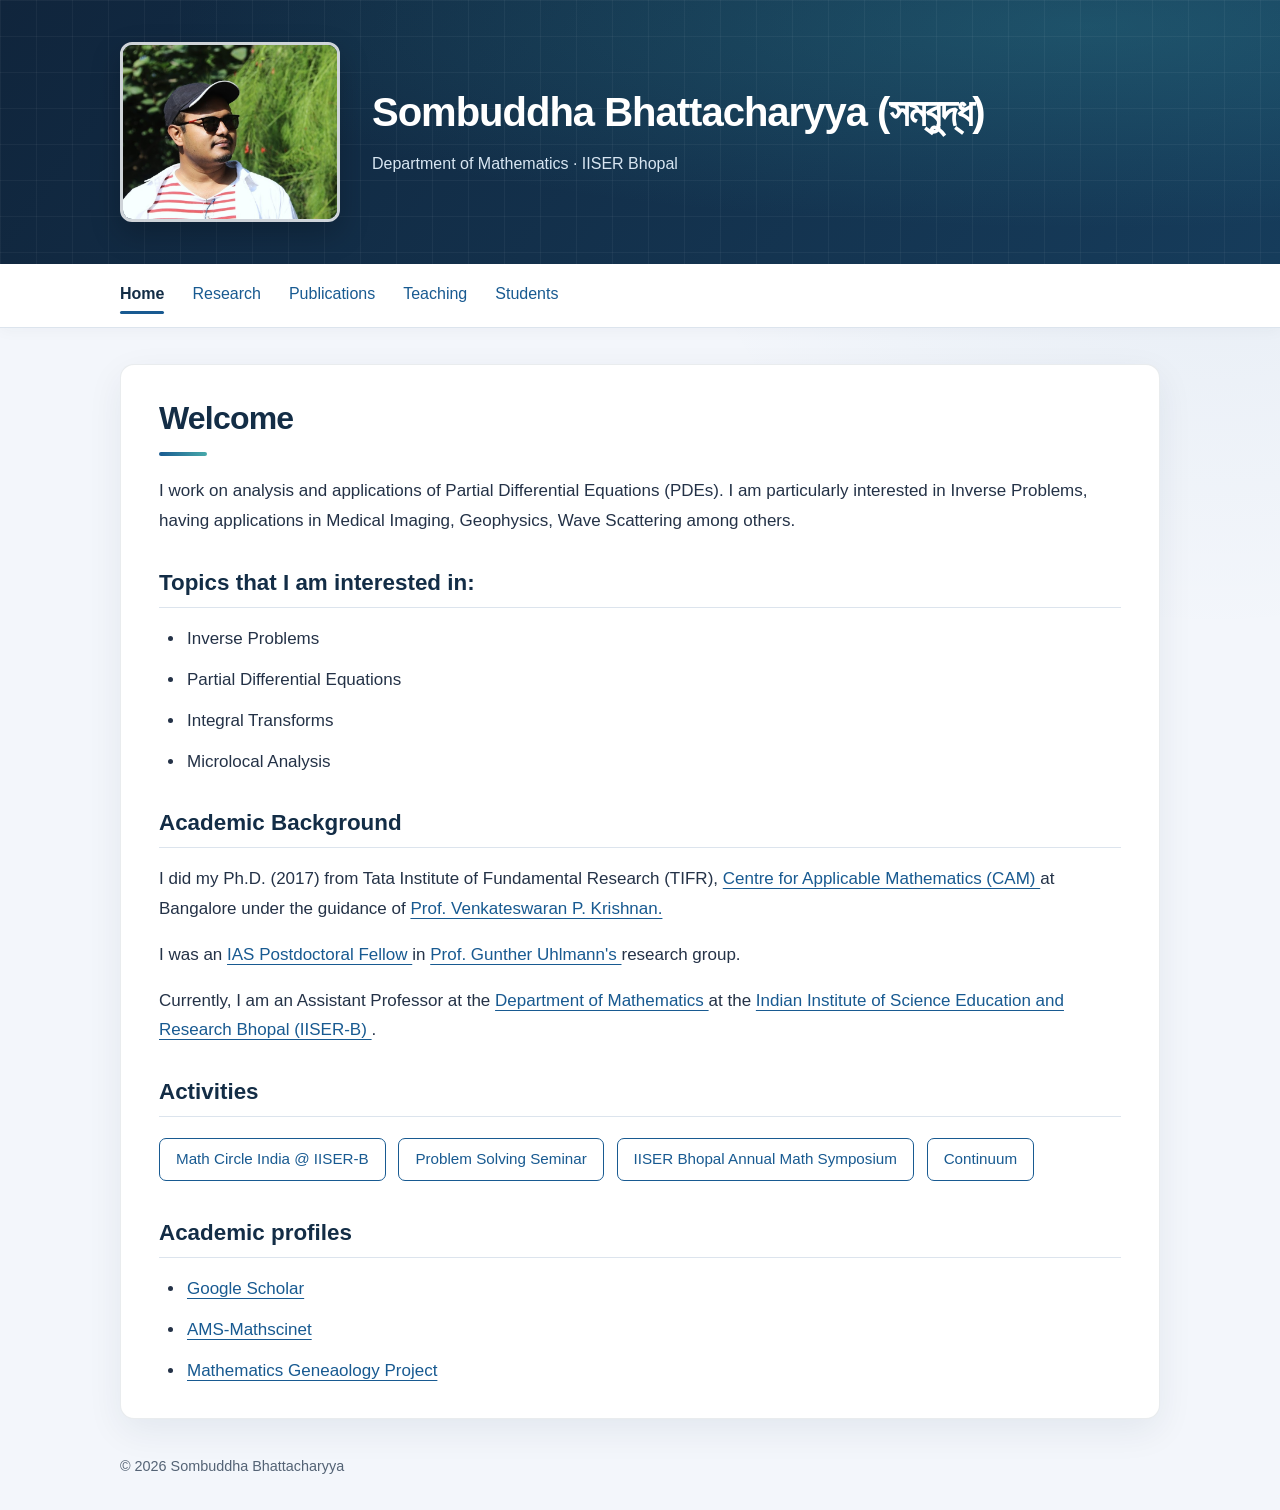
<file: index.html>
<!DOCTYPE html>
<html lang="en">
<head>
  <meta charset="UTF-8">

  <meta
    name="viewport"
    content="width=device-width, initial-scale=1"
  >

  <title>Home | Sombuddha Bhattacharyya</title>

  <meta
    name="description"
    content="Sombuddha Bhattacharyya, Assistant Professor
    at IISER Bhopal. Research in inverse problems,
    partial differential equations, integral transforms,
    and microlocal analysis."
  >

  <link rel="stylesheet" href="style.css">

  <script src="script.js" defer></script>

<link rel="stylesheet" href="style.css">

<script src="script.js" defer></script>

<script src="enhancements.js" defer></script>

</head>

<body>
  <a class="skip" href="#main">
    Skip to content
  </a>

  <!-- BANNER -->
  <header>
    <div class="banner-content">

      <img
        class="banner-photo"
        src="image.jpg"
        alt="Portrait of Sombuddha Bhattacharyya"
        width="220"
        height="180"
      >

      <div class="banner-text">

        <a class="name" href="index.html">
          Sombuddha Bhattacharyya (সম্বুদ্ধ)
        </a>

        <p>
          <a href="https://maths.iiserb.ac.in/">
            Department of Mathematics
          </a>

          <span aria-hidden="true"> · </span>

          <a href="https://www.iiserb.ac.in/">
            IISER Bhopal
          </a>
        </p>

      </div>
    </div>
  </header>

  <!-- NAVIGATION -->
  <nav aria-label="Main navigation">
    <ul>
      <li>
        <a href="index.html" aria-current="page">
          Home
        </a>
      </li>

      <li>
        <a href="research.html">
          Research
        </a>
      </li>

      <li>
        <a href="publications.html">
          Publications
        </a>
      </li>

      <li>
        <a href="teaching.html">
          Teaching
        </a>
      </li>

      <li>
        <a href="students.html">
          Students
        </a>
      </li>
    </ul>
  </nav>

  <!-- MAIN CONTENT -->
  <main id="main">
    <h1>Welcome</h1>

    <p>
      I work on analysis and applications of Partial Differential
      Equations (PDEs). I am particularly interested in Inverse
      Problems, having applications in Medical Imaging, Geophysics,
      Wave Scattering among others.
    </p>

    <h2>Topics that I am interested in:</h2>

    <ul>
      <li>Inverse Problems</li>
      <li>Partial Differential Equations</li>
      <li>Integral Transforms</li>
      <li>Microlocal Analysis</li>
    </ul>

    <h2> Academic Background </h2>

    <p>
      I did my Ph.D. (2017) from Tata Institute of Fundamental
      Research (TIFR),

      <a href="https://www.math.tifrbng.res.in/">
        Centre for Applicable Mathematics (CAM)
      </a>

      at Bangalore under the guidance of

      <a href="http://math.tifrbng.res.in/~vkrishnan/">
        Prof. Venkateswaran P. Krishnan.</a>
    </p>

    <p>
      I was an

      <a
        href="https://ias.hkust.edu.hk/people/ias-members/alumni/dr-sombuddha-bhattacharyya"
      >
        IAS Postdoctoral Fellow
      </a>

      in

      <a href="https://sites.math.washington.edu/~gunther/">
        Prof. Gunther Uhlmann's
      </a>

      research group.
    </p>

    <p>
      Currently, I am an Assistant Professor at the

      <a href="https://maths.iiserb.ac.in/">
        Department of Mathematics
      </a>

      at the

      <a href="https://www.iiserb.ac.in/">
        Indian Institute of Science Education and Research Bhopal
        (IISER-B)
      </a>.
    </p>

	<h2> Activities </h2>

    <p>
      <a class="button" href="https://sites.google.com/iiserb.ac.in/math-circle/home">
        Math Circle India @ IISER-B
      </a>

      <a class="button" href="https://sites.google.com/iiserb.ac.in/problemsolvingseminar/">
        Problem Solving Seminar
      </a>

      <a class="button" href="https://sites.google.com/iiserb.ac.in/iiserb-mathsymposium2026/home">
        IISER Bhopal Annual Math Symposium
      </a>

      <a class="button" href="https://sites.google.com/view/maths-club-iiser-bhopal/continuum26">
        Continuum
      </a>
    </p>

    <h2>Academic profiles</h2>

    <ul>
      <li>
        <a
          href="https://scholar.google.com/citations?user=s1Im_08AAAAJ&amp;hl=en"
        >
          Google Scholar
        </a>
      </li>

      <li>
        <a
          href="https://mathscinet.ams.org/mathscinet/author?authorId=1273208"
        >
          AMS-Mathscinet
        </a>
      </li>

      <li>
        <a
          href="https://www.genealogy.math.ndsu.nodak.edu/id.php?id=225367"
        >
          Mathematics Geneaology Project
        </a>
      </li>
    </ul>
  </main>

  <!-- FOOTER -->
  <footer>
    © <span data-year>2026</span>
    Sombuddha Bhattacharyya
  </footer>
</body>
</html>
</file>
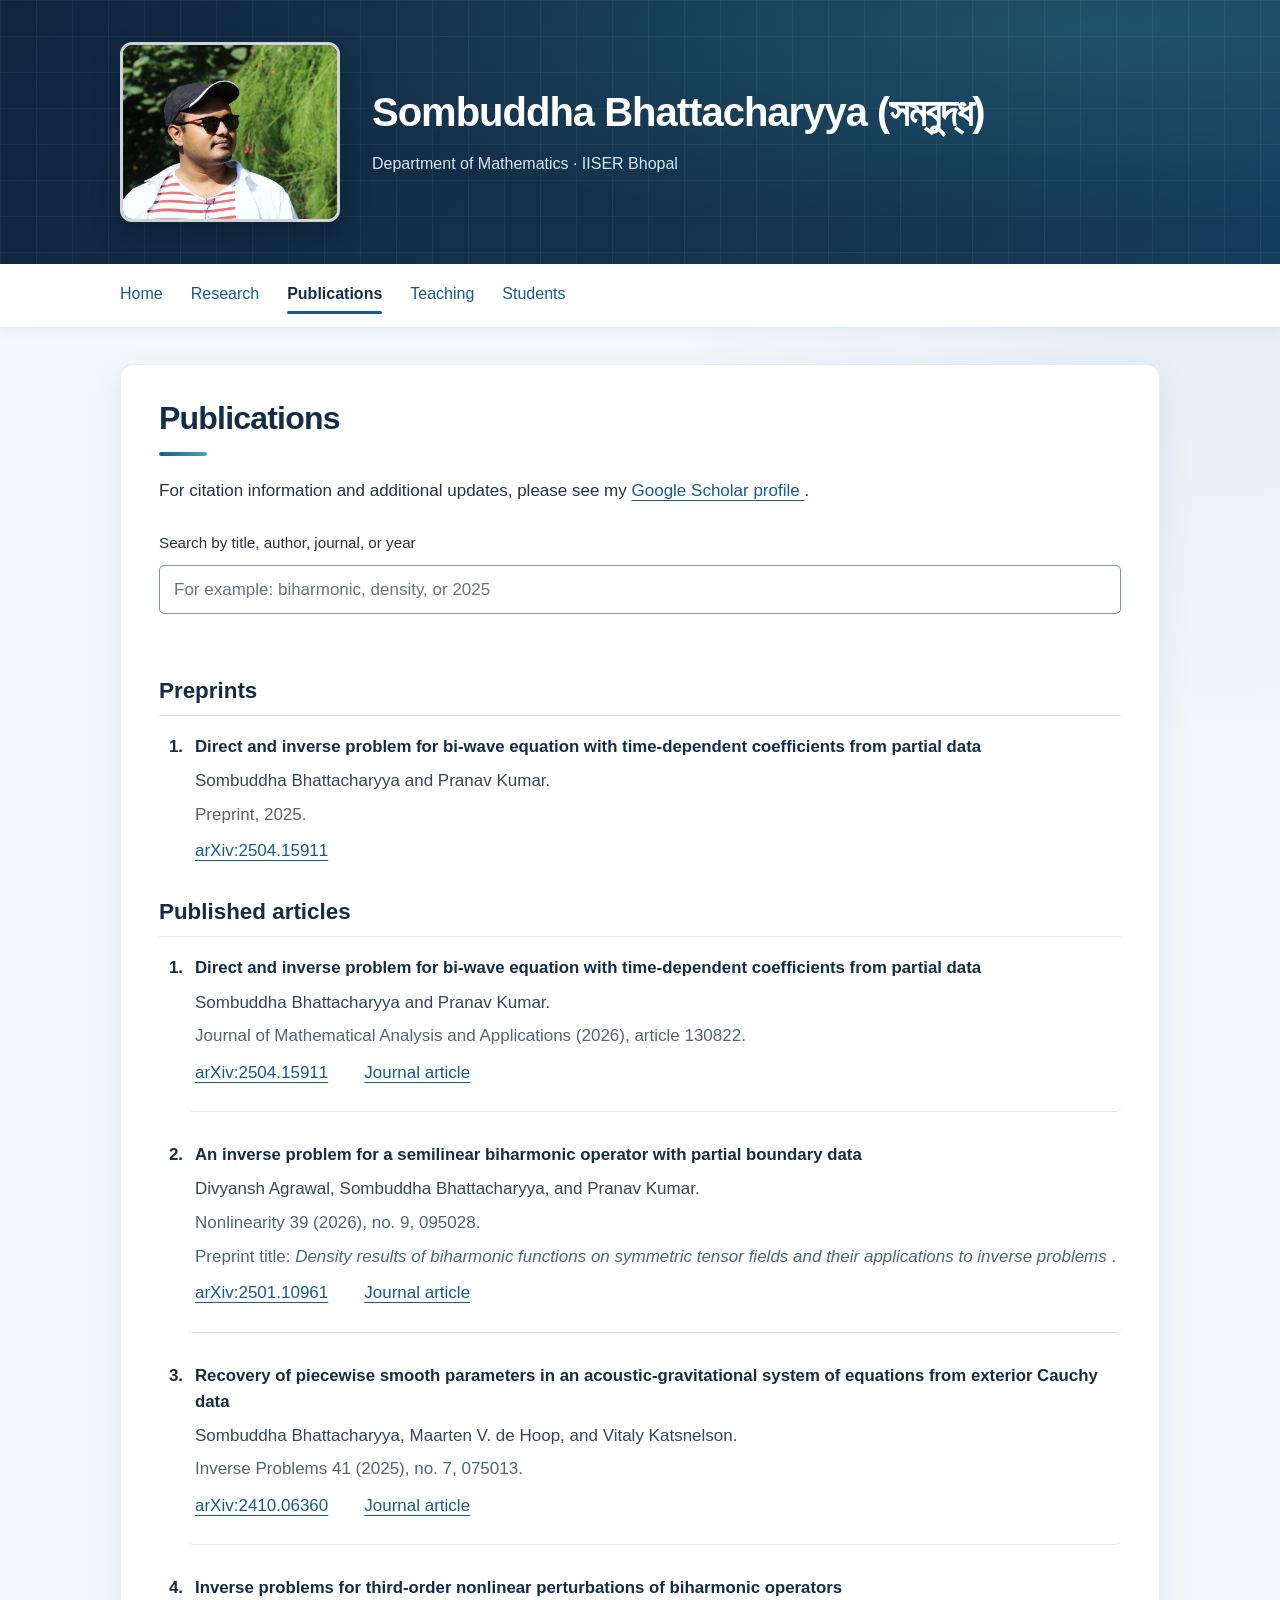
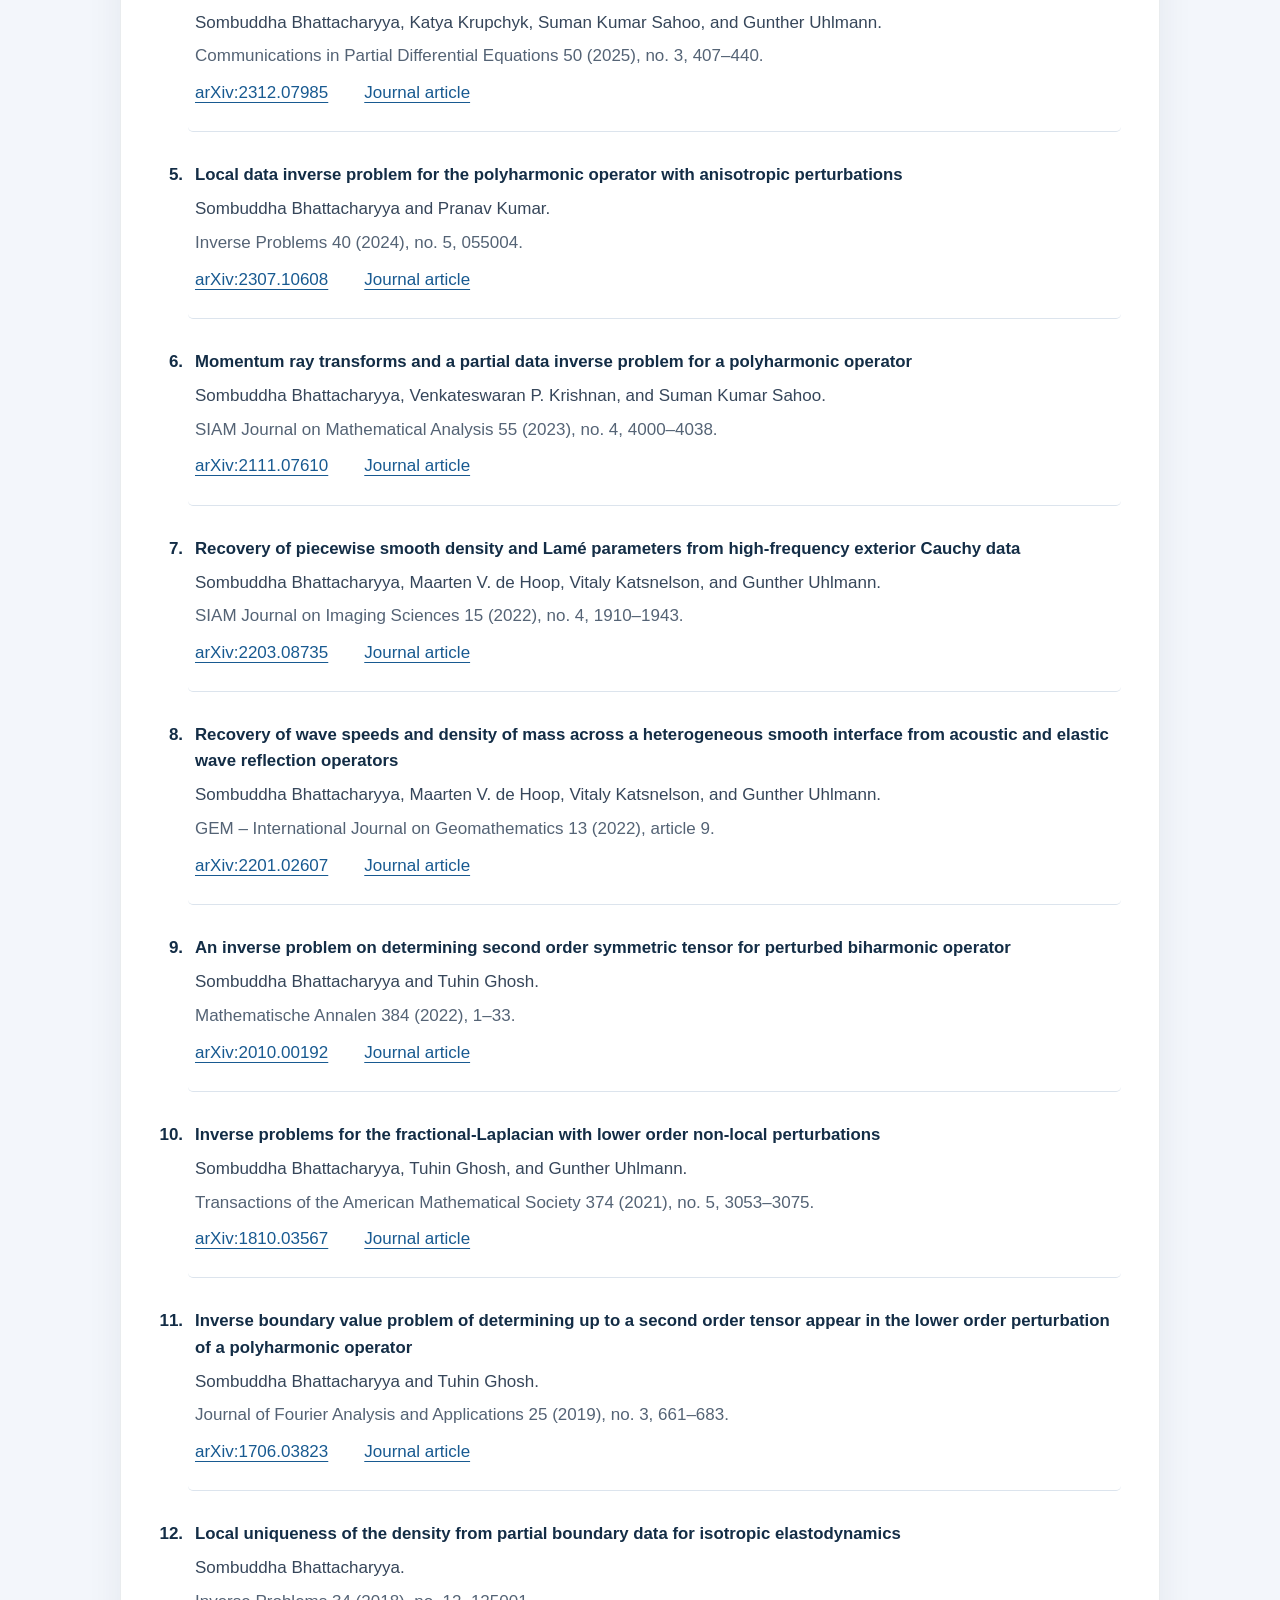
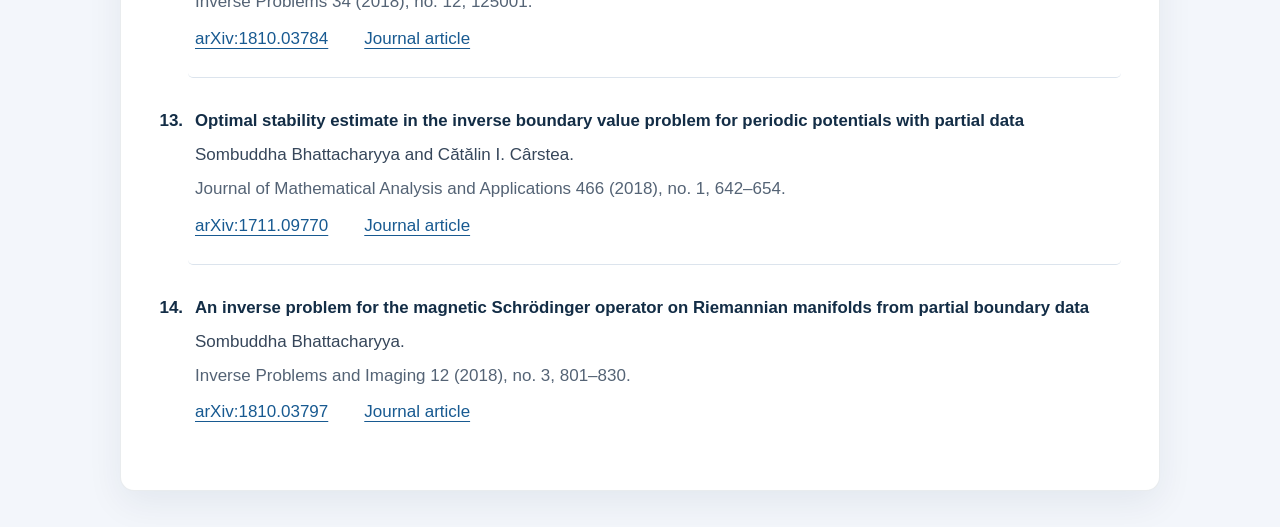
<file: publications.html>
<!DOCTYPE html>
<html lang="en">
<head>
  <meta charset="UTF-8">

  <meta
    name="viewport"
    content="width=device-width, initial-scale=1"
  >

  <title>Publications | Sombuddha Bhattacharyya</title>

  <meta
    name="description"
    content="Publications and preprints of Sombuddha Bhattacharyya
    on inverse problems, partial differential equations,
    integral geometry, and microlocal analysis."
  >

  <link rel="stylesheet" href="style.css">
  <script src="script.js" defer></script>

  <style>
    /* Banner links */
    header p a {
      color: inherit;
      text-decoration: none;
      text-underline-offset: 4px;
    }

    header p a:hover,
    header p a:focus-visible {
      color: #ffffff;
      text-decoration: underline;
    }

    /* Publication layout */
    .publication-list {
      padding-left: 1.8rem;
    }

    .publication-list > li {
      margin-bottom: 1.8rem;
      padding-left: 0.45rem;
      padding-bottom: 1.5rem;
      border-bottom: 1px solid #e1e7ee;
    }

    .publication-list > li:last-child {
      border-bottom: none;
    }

    .publication-title {
      display: block;
      margin: 0 0 0.4rem;
      color: #132d46;
      font-size: 1.05rem;
      font-style: normal;
      font-weight: 650;
      line-height: 1.5;
    }

    .publication-authors,
    .publication-journal,
    .publication-links {
      margin: 0.3rem 0;
      line-height: 1.65;
    }

    .publication-authors {
      color: #36465a;
    }

    .publication-journal {
      color: #546375;
    }

    .publication-links a {
      display: inline-block;
      margin-right: 1rem;
      overflow-wrap: anywhere;
    }

    .publication-group {
      list-style: none;
      margin-left: -1.8rem;
      padding-left: 0 !important;
      padding-bottom: 0 !important;
      border-bottom: none !important;
    }

    .publication-group h2 {
      margin-top: 2rem;
      padding-bottom: 0.6rem;
      border-bottom: 2px solid #d9e1ea;
    }

    .search-panel {
      margin: 1.5rem 0;
    }

    .search-panel label {
      display: block;
      margin-bottom: 0.5rem;
    }

    #search-status {
      margin-top: 0.5rem;
      color: #546375;
      font-size: 0.9rem;
    }
  </style>
<link rel="stylesheet" href="style.css">

<script src="script.js" defer></script>

<script src="enhancements.js" defer></script>

</head>

<body>
  <a class="skip" href="#main">Skip to content</a>

  <header>
    <div class="banner-content">
      <img
        class="banner-photo"
        src="image.jpg"
        alt="Portrait of Sombuddha Bhattacharyya"
        width="220"
        height="180"
      >

      <div class="banner-text">
        <a class="name" href="index.html">
          Sombuddha Bhattacharyya (সম্বুদ্ধ)
        </a>

        <p>
          <a href="https://maths.iiserb.ac.in/">
            Department of Mathematics
          </a>

          <span aria-hidden="true"> · </span>

          <a href="https://www.iiserb.ac.in/">
            IISER Bhopal
          </a>
        </p>
      </div>
    </div>
  </header>

  <nav aria-label="Main navigation">
    <ul>
      <li>
        <a href="index.html">Home</a>
      </li>
      <li>
        <a href="research.html">Research</a>
      </li>
      <li>
        <a href="publications.html" aria-current="page">
          Publications
        </a>
      </li>
      <li>
        <a href="teaching.html">Teaching</a>
      </li>
      <li>
        <a href="students.html">Students</a>
      </li>
    </ul>
  </nav>

<main id="main">

  <h1>Publications</h1>

  <p>
    For citation information and additional updates, please see my
    <a
      href="https://scholar.google.com/citations?user=s1Im_08AAAAJ&amp;hl=en"
    >
      Google Scholar profile
    </a>.
  </p>

  <div class="search-panel">
    <label for="publication-search">
      Search by title, author, journal, or year
    </label>

    <input
      id="publication-search"
      type="search"
      placeholder="For example: biharmonic, density, or 2025"
    >

    <p
      id="search-status"
      role="status"
      aria-live="polite"
    ></p>
  </div>

  
  <h2>Preprints</h2>

  <ol id="publication-list" class="publication-list">

    <li value="1">
      <cite class="publication-title">
        Direct and inverse problem for bi-wave equation with
        time-dependent coefficients from partial data
      </cite>

      <p class="publication-authors">
        Sombuddha Bhattacharyya and Pranav Kumar.
      </p>

      <p class="publication-journal">
        Preprint, 2025.
      </p>

      <p class="publication-links">
        <a href="https://arxiv.org/abs/2504.15911">
          arXiv:2504.15911
        </a>
      </p>
    </li>

  </ol>

  <h2>Published articles</h2>

  <ol id="publication-list" class="publication-list">

    <!-- PUBLICATION 1 -->
    <li value="1">
      <cite class="publication-title">
        Direct and inverse problem for bi-wave equation with
        time-dependent coefficients from partial data
      </cite>

      <p class="publication-authors">
        Sombuddha Bhattacharyya and Pranav Kumar.
      </p>

      <p class="publication-journal">
        Journal of Mathematical Analysis and Applications
        (2026), article 130822.
      </p>

      <p class="publication-links">
        <a href="https://arxiv.org/abs/2504.15911">
          arXiv:2504.15911
        </a>

        <a href="https://doi.org/10.1016/j.jmaa.2026.130822">
          Journal article
        </a>
      </p>
    </li>

    <!-- PUBLICATION 2 -->
    <li value="2">
      <cite class="publication-title">
        An inverse problem for a semilinear biharmonic operator
        with partial boundary data
      </cite>

      <p class="publication-authors">
        Divyansh Agrawal, Sombuddha Bhattacharyya,
        and Pranav Kumar.
      </p>

      <p class="publication-journal">
        Nonlinearity 39 (2026), no. 9, 095028.
      </p>

      <p class="publication-journal">
        Preprint title:
        <em>
          Density results of biharmonic functions on symmetric
          tensor fields and their applications to inverse problems
        </em>.
      </p>

      <p class="publication-links">
        <a href="https://arxiv.org/abs/2501.10961">
          arXiv:2501.10961
        </a>

        <a href="https://doi.org/10.1088/1361-6544/aea8bb">
          Journal article
        </a>
      </p>
    </li>

    <!-- PUBLICATION 3 -->
    <li value="3">
      <cite class="publication-title">
        Recovery of piecewise smooth parameters in an
        acoustic-gravitational system of equations from
        exterior Cauchy data
      </cite>

      <p class="publication-authors">
        Sombuddha Bhattacharyya, Maarten V. de Hoop,
        and Vitaly Katsnelson.
      </p>

      <p class="publication-journal">
        Inverse Problems 41 (2025), no. 7, 075013.
      </p>

      <p class="publication-links">
        <a href="https://arxiv.org/abs/2410.06360">
          arXiv:2410.06360
        </a>

        <a href="https://doi.org/10.1088/1361-6420/adec14">
          Journal article
        </a>
      </p>
    </li>

    <!-- PUBLICATION 4 -->
    <li value="4">
      <cite class="publication-title">
        Inverse problems for third-order nonlinear perturbations
        of biharmonic operators
      </cite>

      <p class="publication-authors">
        Sombuddha Bhattacharyya, Katya Krupchyk,
        Suman Kumar Sahoo, and Gunther Uhlmann.
      </p>

      <p class="publication-journal">
        Communications in Partial Differential Equations
        50 (2025), no. 3, 407–440.
      </p>

      <p class="publication-links">
        <a href="https://arxiv.org/abs/2312.07985">
          arXiv:2312.07985
        </a>

        <a href="https://doi.org/10.1080/03605302.2024.2444972">
          Journal article
        </a>
      </p>
    </li>

    <!-- PUBLICATION 5 -->
    <li value="5">
      <cite class="publication-title">
        Local data inverse problem for the polyharmonic
        operator with anisotropic perturbations
      </cite>

      <p class="publication-authors">
        Sombuddha Bhattacharyya and Pranav Kumar.
      </p>

      <p class="publication-journal">
        Inverse Problems 40 (2024), no. 5, 055004.
      </p>

      <p class="publication-links">
        <a href="https://arxiv.org/abs/2307.10608">
          arXiv:2307.10608
        </a>

        <a href="https://doi.org/10.1088/1361-6420/ad3164">
          Journal article
        </a>
      </p>
    </li>

    <!-- PUBLICATION 6 -->
    <li value="6">
      <cite class="publication-title">
        Momentum ray transforms and a partial data inverse
        problem for a polyharmonic operator
      </cite>

      <p class="publication-authors">
        Sombuddha Bhattacharyya, Venkateswaran P. Krishnan,
        and Suman Kumar Sahoo.
      </p>

      <p class="publication-journal">
        SIAM Journal on Mathematical Analysis
        55 (2023), no. 4, 4000–4038.
      </p>

      <p class="publication-links">
        <a href="https://arxiv.org/abs/2111.07610">
          arXiv:2111.07610
        </a>

        <a href="https://doi.org/10.1137/22M1500617">
          Journal article
        </a>
      </p>
    </li>

    <!-- PUBLICATION 7 -->
    <li value="7">
      <cite class="publication-title">
        Recovery of piecewise smooth density and Lamé parameters
        from high-frequency exterior Cauchy data
      </cite>

      <p class="publication-authors">
        Sombuddha Bhattacharyya, Maarten V. de Hoop,
        Vitaly Katsnelson, and Gunther Uhlmann.
      </p>

      <p class="publication-journal">
        SIAM Journal on Imaging Sciences
        15 (2022), no. 4, 1910–1943.
      </p>

      <p class="publication-links">
        <a href="https://arxiv.org/abs/2203.08735">
          arXiv:2203.08735
        </a>

        <a href="https://doi.org/10.1137/22M1480951">
          Journal article
        </a>
      </p>
    </li>

    <!-- PUBLICATION 8 -->
    <li value="8">
      <cite class="publication-title">
        Recovery of wave speeds and density of mass across
        a heterogeneous smooth interface from acoustic
        and elastic wave reflection operators
      </cite>

      <p class="publication-authors">
        Sombuddha Bhattacharyya, Maarten V. de Hoop,
        Vitaly Katsnelson, and Gunther Uhlmann.
      </p>

      <p class="publication-journal">
        GEM – International Journal on Geomathematics
        13 (2022), article 9.
      </p>

      <p class="publication-links">
        <a href="https://arxiv.org/abs/2201.02607">
          arXiv:2201.02607
        </a>

        <a href="https://doi.org/10.1007/s13137-022-00199-1">
          Journal article
        </a>
      </p>
    </li>

    <!-- PUBLICATION 9 -->
    <li value="9">
      <cite class="publication-title">
        An inverse problem on determining second order
        symmetric tensor for perturbed biharmonic operator
      </cite>

      <p class="publication-authors">
        Sombuddha Bhattacharyya and Tuhin Ghosh.
      </p>

      <p class="publication-journal">
        Mathematische Annalen 384 (2022), 1–33.
      </p>

      <p class="publication-links">
        <a href="https://arxiv.org/abs/2010.00192">
          arXiv:2010.00192
        </a>

        <a href="https://doi.org/10.1007/s00208-021-02276-6">
          Journal article
        </a>
      </p>
    </li>

    <!-- PUBLICATION 10 -->
    <li value="10">
      <cite class="publication-title">
        Inverse problems for the fractional-Laplacian
        with lower order non-local perturbations
      </cite>

      <p class="publication-authors">
        Sombuddha Bhattacharyya, Tuhin Ghosh,
        and Gunther Uhlmann.
      </p>

      <p class="publication-journal">
        Transactions of the American Mathematical Society
        374 (2021), no. 5, 3053–3075.
      </p>

      <p class="publication-links">
        <a href="https://arxiv.org/abs/1810.03567">
          arXiv:1810.03567
        </a>

        <a href="https://doi.org/10.1090/tran/8151">
          Journal article
        </a>
      </p>
    </li>

    <!-- PUBLICATION 11 -->
    <li value="11">
      <cite class="publication-title">
        Inverse boundary value problem of determining up to
        a second order tensor appear in the lower order
        perturbation of a polyharmonic operator
      </cite>

      <p class="publication-authors">
        Sombuddha Bhattacharyya and Tuhin Ghosh.
      </p>

      <p class="publication-journal">
        Journal of Fourier Analysis and Applications
        25 (2019), no. 3, 661–683.
      </p>

      <p class="publication-links">
        <a href="https://arxiv.org/abs/1706.03823">
          arXiv:1706.03823
        </a>

        <a href="https://doi.org/10.1007/s00041-018-9625-3">
          Journal article
        </a>
      </p>
    </li>

    <!-- PUBLICATION 12 -->
    <li value="12">
      <cite class="publication-title">
        Local uniqueness of the density from partial
        boundary data for isotropic elastodynamics
      </cite>

      <p class="publication-authors">
        Sombuddha Bhattacharyya.
      </p>

      <p class="publication-journal">
        Inverse Problems 34 (2018), no. 12, 125001.
      </p>

      <p class="publication-links">
        <a href="https://arxiv.org/abs/1810.03784">
          arXiv:1810.03784
        </a>

        <a href="https://doi.org/10.1088/1361-6420/aade76">
          Journal article
        </a>
      </p>
    </li>

    <!-- PUBLICATION 13 -->
    <li value="13">
      <cite class="publication-title">
        Optimal stability estimate in the inverse boundary
        value problem for periodic potentials with partial data
      </cite>

      <p class="publication-authors">
        Sombuddha Bhattacharyya and Cătălin I. Cârstea.
      </p>

      <p class="publication-journal">
        Journal of Mathematical Analysis and Applications
        466 (2018), no. 1, 642–654.
      </p>

      <p class="publication-links">
        <a href="https://arxiv.org/abs/1711.09770">
          arXiv:1711.09770
	</a>
	<a href="https://www.sciencedirect.com/science/article/pii/S0022247X18305067">
	Journal article
        </a>
      </p>
    </li>

    <!-- PUBLICATION 14 -->
    <li value="14">
      <cite class="publication-title">
        An inverse problem for the magnetic Schrödinger
        operator on Riemannian manifolds from partial
        boundary data
      </cite>

      <p class="publication-authors">
        Sombuddha Bhattacharyya.
      </p>

      <p class="publication-journal">
        Inverse Problems and Imaging
        12 (2018), no. 3, 801–830.
      </p>

      <p class="publication-links">
        <a href="https://arxiv.org/abs/1810.03797">
          arXiv:1810.03797
        </a>

        <a href="https://doi.org/10.3934/ipi.2018034">
          Journal article
        </a>
      </p>
    </li>

  </ol>
</main>
</file>
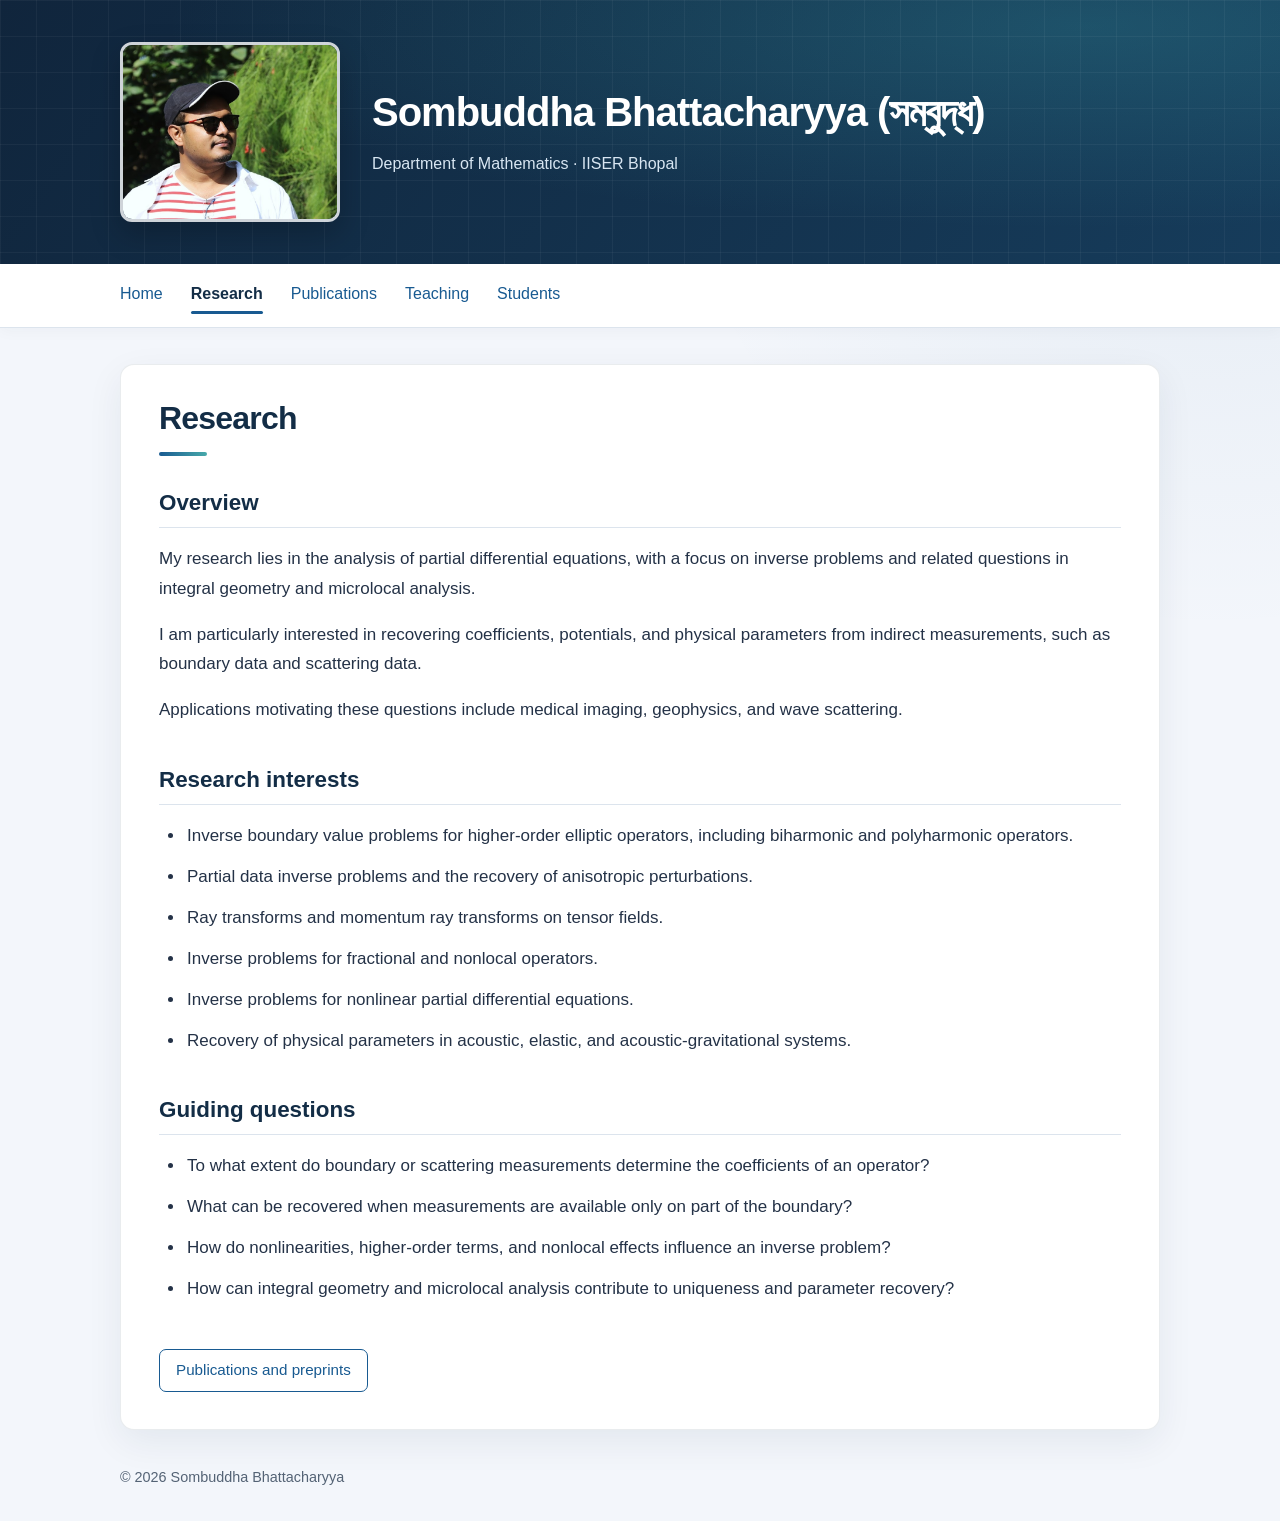
<file: research.html>
<!DOCTYPE html>
<html lang="en">
<head>
  <meta charset="UTF-8">

  <meta
    name="viewport"
    content="width=device-width, initial-scale=1"
  >

  <title>Research | Sombuddha Bhattacharyya</title>

  <meta
    name="description"
    content="Research interests of Sombuddha Bhattacharyya
    in inverse problems, partial differential equations,
    integral transforms, and microlocal analysis."
  >

  <link rel="stylesheet" href="style.css">

  <script src="script.js" defer></script>

<link rel="stylesheet" href="style.css">

<script src="script.js" defer></script>

<script src="enhancements.js" defer></script>

</head>

<body>
  <a class="skip" href="#main">
    Skip to content
  </a>

  <!-- BANNER -->
  <header>
    <div class="banner-content">

      <img
        class="banner-photo"
        src="image.jpg"
        alt="Portrait of Sombuddha Bhattacharyya"
        width="220"
        height="180"
      >

      <div class="banner-text">

        <a class="name" href="index.html">
          Sombuddha Bhattacharyya (সম্বুদ্ধ)
        </a>

        <p>
          <a href="https://maths.iiserb.ac.in/">
            Department of Mathematics
          </a>

          <span aria-hidden="true"> · </span>

          <a href="https://www.iiserb.ac.in/">
            IISER Bhopal
          </a>
        </p>

      </div>
    </div>
  </header>

  <!-- NAVIGATION -->
  <nav aria-label="Main navigation">
    <ul>
      <li>
        <a href="index.html">
          Home
        </a>
      </li>

      <li>
        <a href="research.html" aria-current="page">
          Research
        </a>
      </li>

      <li>
        <a href="publications.html">
          Publications
        </a>
      </li>

      <li>
        <a href="teaching.html">
          Teaching
        </a>
      </li>

      <li>
        <a href="students.html">
          Students
        </a>
      </li>
    </ul>
  </nav>

  <!-- MAIN CONTENT -->
  <main id="main">
    <h1>Research</h1>

    <section aria-labelledby="overview-heading">
      <h2 id="overview-heading">
        Overview
      </h2>

      <p>
        My research lies in the analysis of partial differential
        equations, with a focus on inverse problems and related
        questions in integral geometry and microlocal analysis.
      </p>

      <p>
        I am particularly interested in recovering coefficients,
        potentials, and physical parameters from indirect
        measurements, such as boundary data and scattering data.
      </p>

      <p>
        Applications motivating these questions include medical
        imaging, geophysics, and wave scattering.
      </p>
    </section>

    <section aria-labelledby="interests-heading">
      <h2 id="interests-heading">
        Research interests
      </h2>

      <ul>
        <li>
          Inverse boundary value problems for higher-order
          elliptic operators, including biharmonic and
          polyharmonic operators.
        </li>

        <li>
          Partial data inverse problems and the recovery
          of anisotropic perturbations.
        </li>

        <li>
          Ray transforms and momentum ray transforms
          on tensor fields.
        </li>

        <li>
          Inverse problems for fractional and nonlocal
          operators.
        </li>

        <li>
          Inverse problems for nonlinear partial
          differential equations.
        </li>

        <li>
          Recovery of physical parameters in acoustic,
          elastic, and acoustic-gravitational systems.
        </li>
      </ul>
    </section>

    <section aria-labelledby="questions-heading">
      <h2 id="questions-heading">
        Guiding questions
      </h2>

      <ul>
        <li>
          To what extent do boundary or scattering measurements
          determine the coefficients of an operator?
        </li>

        <li>
          What can be recovered when measurements are available
          only on part of the boundary?
        </li>

        <li>
          How do nonlinearities, higher-order terms, and
          nonlocal effects influence an inverse problem?
        </li>

        <li>
          How can integral geometry and microlocal analysis
          contribute to uniqueness and parameter recovery?
        </li>
      </ul>
    </section>

    <p>
      <a class="button" href="publications.html">
        Publications and preprints
      </a>
    </p>
  </main>

  <!-- FOOTER -->
  <footer>
    © <span data-year>2026</span>
    Sombuddha Bhattacharyya
  </footer>
</body>
</html>
</file>
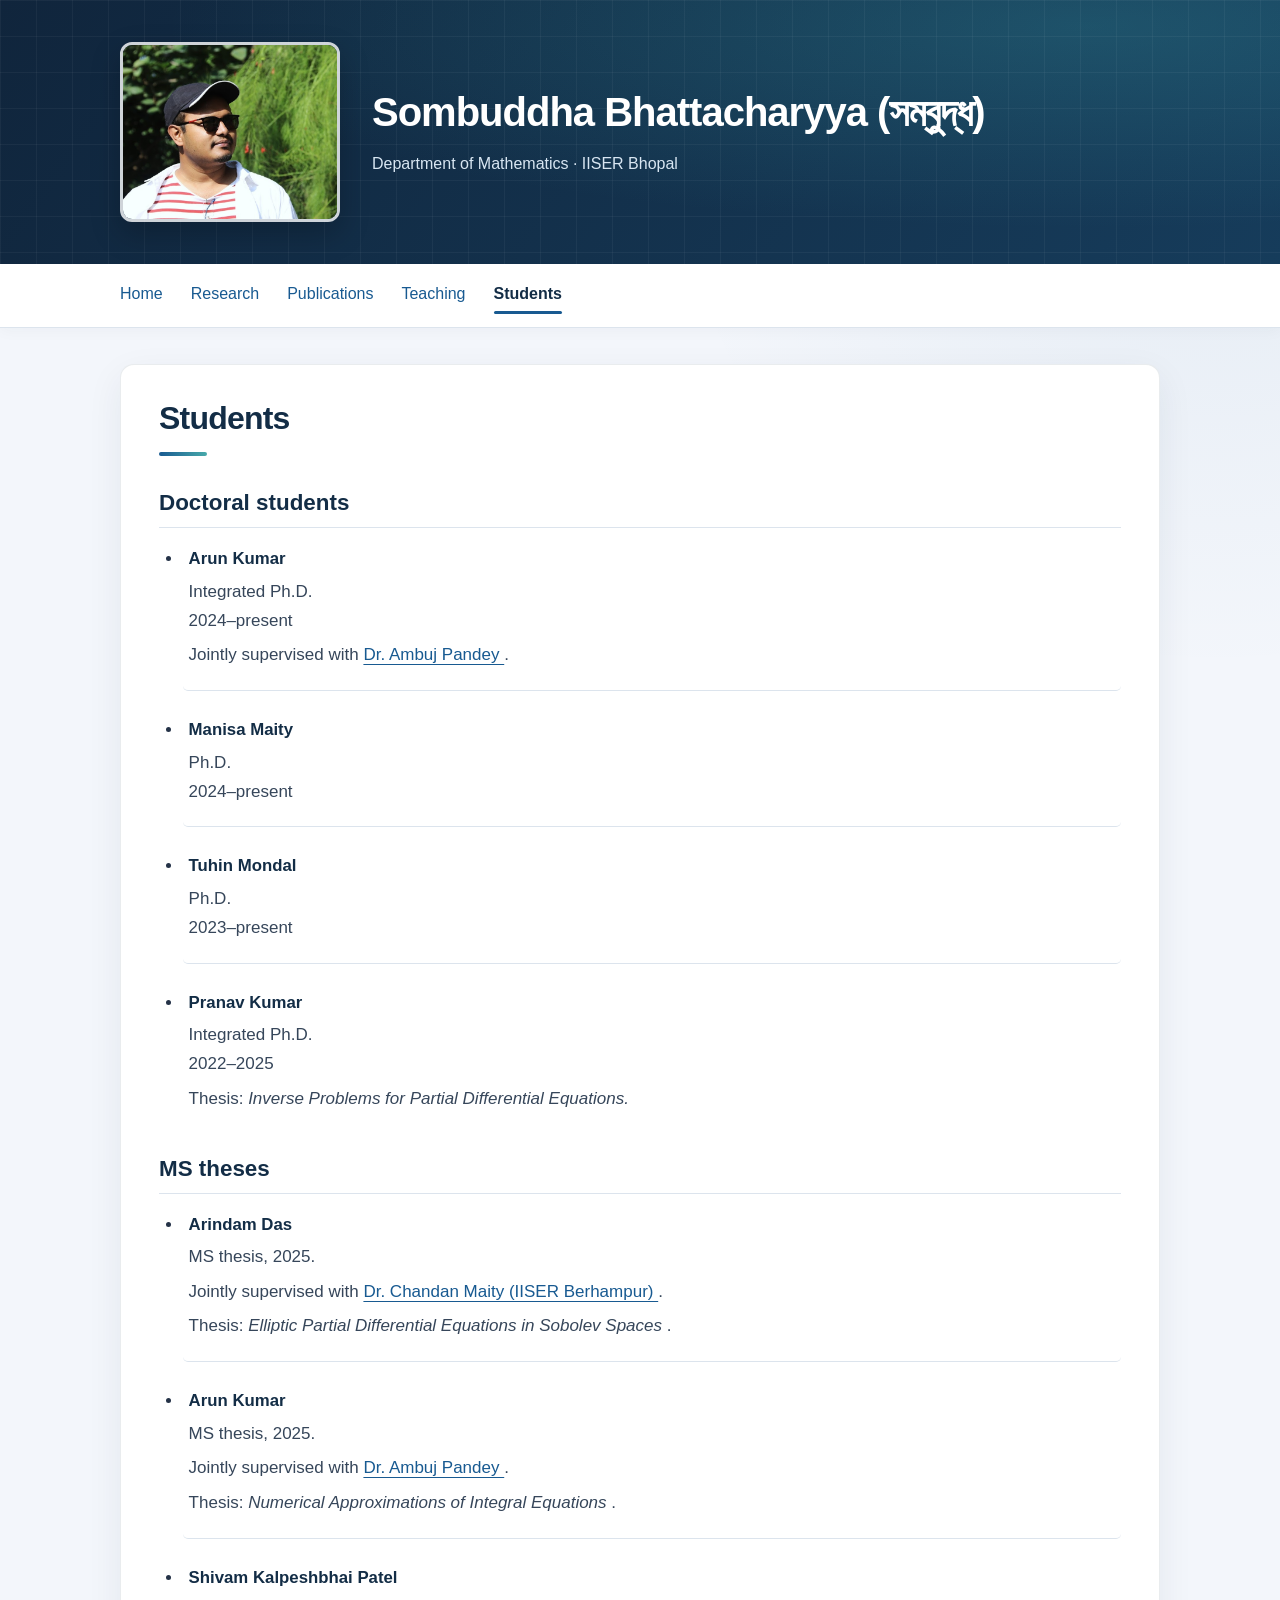
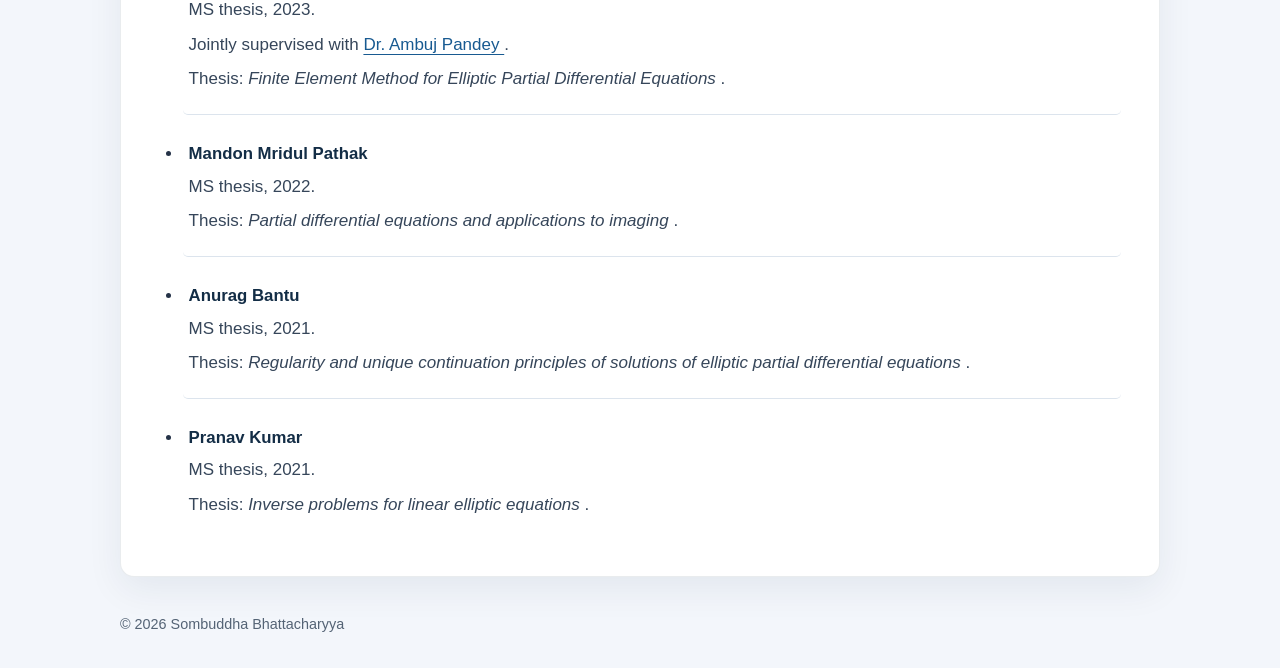
<file: students.html>
<!DOCTYPE html>
<html lang="en">
<head>
  <meta charset="UTF-8">

  <meta
    name="viewport"
    content="width=device-width, initial-scale=1"
  >

  <title>Students | Sombuddha Bhattacharyya</title>

  <meta
    name="description"
    content="Doctoral students and MS thesis students
    supervised by Sombuddha Bhattacharyya."
  >

  <link rel="stylesheet" href="style.css">

  <script src="script.js" defer></script>
</head>

<body>
  <a class="skip" href="#main">
    Skip to content
  </a>

  <!-- BANNER -->
  <header>
    <div class="banner-content">

      <img
        class="banner-photo"
        src="image.jpg"
        alt="Portrait of Sombuddha Bhattacharyya"
        width="220"
        height="180"
      >

      <div class="banner-text">

        <a class="name" href="index.html">
          Sombuddha Bhattacharyya (সম্বুদ্ধ)
        </a>

        <p>
          <a href="https://maths.iiserb.ac.in/">
            Department of Mathematics
          </a>

          <span aria-hidden="true"> · </span>

          <a href="https://www.iiserb.ac.in/">
            IISER Bhopal
          </a>
        </p>

      </div>
    </div>
  </header>

  <!-- NAVIGATION -->
  <nav aria-label="Main navigation">
    <ul>
      <li>
        <a href="index.html">
          Home
        </a>
      </li>

      <li>
        <a href="research.html">
          Research
        </a>
      </li>

      <li>
        <a href="publications.html">
          Publications
        </a>
      </li>

      <li>
        <a href="teaching.html">
          Teaching
        </a>
      </li>

      <li>
        <a href="students.html" aria-current="page">
          Students
        </a>
      </li>
    </ul>
  </nav>

  <!-- MAIN CONTENT -->
  <main id="main">
    <h1>Students</h1>

    <section aria-labelledby="doctoral-heading">
      <h2 id="doctoral-heading">
        Doctoral students
      </h2>

      <ul class="student-list">
 	<li>
          <p class="student-name">
            Arun Kumar
          </p>

          <p class="student-details">
            Integrated Ph.D.<br>
            2024–present
          </p>


          <p class="student-details">
            Jointly supervised with
            <a
              href="https://sites.google.com/iiserb.ac.in/ambujpandey/"
            >
              Dr. Ambuj Pandey
            </a>.
          </p>
        </li>




        <li>
          <p class="student-name">
            Manisa Maity
          </p>

          <p class="student-details">
            Ph.D.<br>
            2024–present
          </p>
        </li>

        <li>
          <p class="student-name">
            Tuhin Mondal
          </p>

          <p class="student-details">
            Ph.D.<br>
            2023–present
          </p>
        </li>

        <li>
          <p class="student-name">
            Pranav Kumar
          </p>

          <p class="student-details">
            Integrated Ph.D.<br>
            2022–2025
          </p>
	<p class="student-details">
            Thesis:

            <cite>
		Inverse Problems for Partial Differential Equations.              
            </cite>
          </p>

        </li>
      </ul>
    </section>

    <section aria-labelledby="ms-heading">
      <h2 id="ms-heading">
        MS theses
      </h2>

      <ul class="student-list">
        <li>
          <p class="student-name">
            Arindam Das
          </p>

          <p class="student-details">
            MS thesis, 2025.
          </p>
	  <p class="student-details">
            Jointly supervised with

            <a
              href="https://iiserbpr.ac.in/people/profile/cmaity"
            >
              Dr. Chandan Maity (IISER Berhampur)
            </a>.
          </p>
	  <p class="student-details">
            Thesis:

            <cite>
              Elliptic Partial Differential Equations in Sobolev Spaces
            </cite>.
          </p>

        </li>

        <li>
          <p class="student-name">
            Arun Kumar
          </p>

          <p class="student-details">
            MS thesis, 2025.
          </p>

          <p class="student-details">
            Jointly supervised with

            <a
              href="https://sites.google.com/iiserb.ac.in/ambujpandey/"
            >
              Dr. Ambuj Pandey
            </a>.
          </p>
	  <p class="student-details">
            Thesis:

            <cite>
              Numerical Approximations of Integral Equations
            </cite>.
          </p>

        </li>

        <li>
          <p class="student-name">
            Shivam Kalpeshbhai Patel
          </p>

          <p class="student-details">
            MS thesis, 2023.
          </p>

          <p class="student-details">
            Jointly supervised with

            <a
              href="https://sites.google.com/iiserb.ac.in/ambujpandey/"
            >
              Dr. Ambuj Pandey
            </a>.
          </p>

          <p class="student-details">
            Thesis:

            <cite>
              Finite Element Method for Elliptic
              Partial Differential Equations
            </cite>.
          </p>
        </li>

        <li>
          <p class="student-name">
            Mandon Mridul Pathak
          </p>

          <p class="student-details">
            MS thesis, 2022.
          </p>

          <p class="student-details">
            Thesis:

            <cite>
              Partial differential equations and
              applications to imaging
            </cite>.
          </p>
        </li>

        <li>
          <p class="student-name">
            Anurag Bantu
          </p>

          <p class="student-details">
            MS thesis, 2021.
          </p>

          <p class="student-details">
            Thesis:

            <cite>
              Regularity and unique continuation principles
              of solutions of elliptic partial differential
              equations
            </cite>.
          </p>
        </li>

        <li>
          <p class="student-name">
            Pranav Kumar
          </p>

          <p class="student-details">
            MS thesis, 2021.
          </p>

          <p class="student-details">
            Thesis:

            <cite>
              Inverse problems for linear elliptic equations
            </cite>.
          </p>
        </li>
      </ul>
    </section>
  </main>

  <!-- FOOTER -->
  <footer>
    © <span data-year>2026</span>
    Sombuddha Bhattacharyya
  </footer>
</body>
</html>
</file>
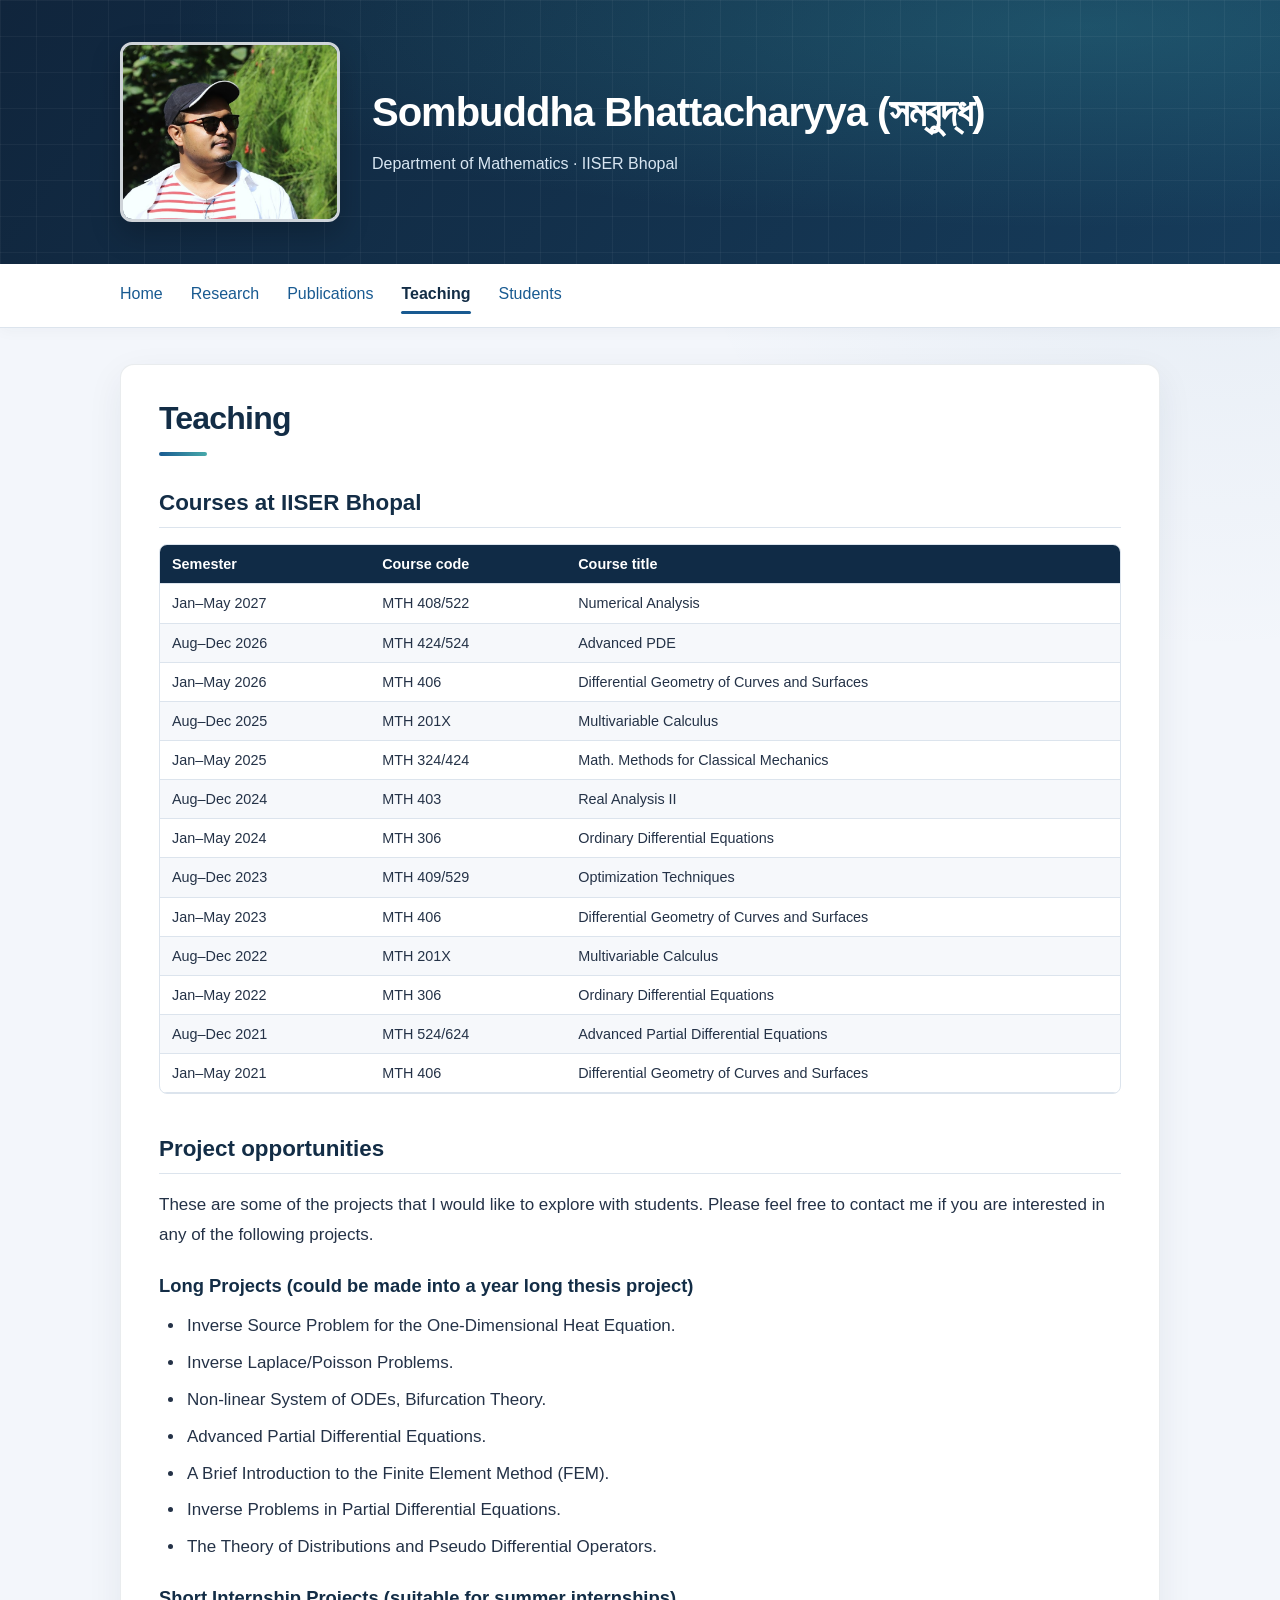
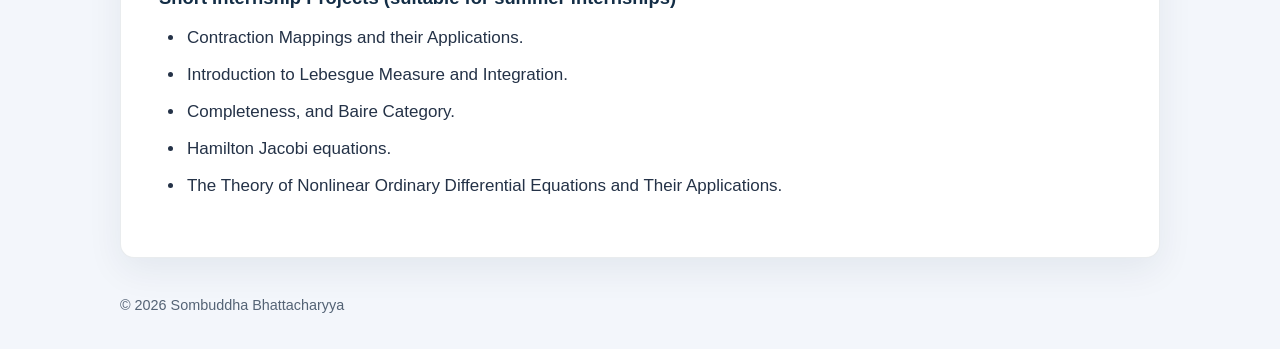
<file: teaching.html>
<!DOCTYPE html>
<html lang="en">
<head>
  <meta charset="UTF-8">

  <meta
    name="viewport"
    content="width=device-width, initial-scale=1"
  >

  <title>Teaching | Sombuddha Bhattacharyya</title>

  <meta
    name="description"
    content="Courses, BSMS thesis projects, internship projects,
    and student supervision information for Sombuddha
    Bhattacharyya at IISER Bhopal."
  >

  <link rel="stylesheet" href="style.css">

  <script src="script.js" defer></script>

  <style>
    /* Compact course table */
    .teaching-table-wrapper {
      width: 100%;
      overflow-x: auto;
    }

    .teaching-table {
      width: 100%;

      border-collapse: collapse;

      font-size: 0.9rem;
      line-height: 1.4;
    }

    .teaching-table th,
    .teaching-table td {
      padding: 9px 12px;

      border-bottom: 1px solid var(--border, #dce4ed);

      text-align: left;
      vertical-align: middle;

      white-space: nowrap;
    }

    .teaching-table th {
      background: var(--banner-background, #132d46);
      color: #ffffff;

      font-weight: 600;
    }

    .teaching-table tbody tr:nth-child(even) {
      background: #f6f8fb;
    }

    .teaching-table tbody tr:hover {
      background: #edf3f9;
    }

    /* Project lists */
    .project-list {
      margin-bottom: 1.5rem;
    }

    .project-list li {
      margin-bottom: 0.45rem;
    }

    @media print {
      .teaching-table-wrapper {
        overflow: visible;
      }

      .teaching-table th,
      .teaching-table td {
        white-space: normal;
      }

      .teaching-table th {
        background: #ffffff;
        color: #000000;

        border-bottom: 2px solid #000000;
      }
    }
  </style>

<link rel="stylesheet" href="style.css">

<script src="script.js" defer></script>

<script src="enhancements.js" defer></script>

</head>

<body>
  <a class="skip" href="#main">
    Skip to content
  </a>

  <!-- BANNER -->
  <header>
    <div class="banner-content">

      <img
        class="banner-photo"
        src="image.jpg"
        alt="Portrait of Sombuddha Bhattacharyya"
        width="220"
        height="180"
      >

      <div class="banner-text">

        <a class="name" href="index.html">
          Sombuddha Bhattacharyya (সম্বুদ্ধ)
        </a>

        <p>
          <a href="https://maths.iiserb.ac.in/">
            Department of Mathematics
          </a>

          <span aria-hidden="true"> · </span>

          <a href="https://www.iiserb.ac.in/">
            IISER Bhopal
          </a>
        </p>

      </div>
    </div>
  </header>

  <!-- NAVIGATION -->
  <nav aria-label="Main navigation">
    <ul>
      <li>
        <a href="index.html">
          Home
        </a>
      </li>

      <li>
        <a href="research.html">
          Research
        </a>
      </li>

      <li>
        <a href="publications.html">
          Publications
        </a>
      </li>

      <li>
        <a href="teaching.html" aria-current="page">
          Teaching
        </a>
      </li>

      <li>
        <a href="students.html">
          Students
        </a>
      </li>
    </ul>
  </nav>

  <!-- MAIN CONTENT -->
  <main id="main">
    <h1>Teaching</h1>

    <!-- COURSES -->
    <section aria-labelledby="courses-heading">
      <h2 id="courses-heading">
        Courses at IISER Bhopal
      </h2>

      <div
        class="teaching-table-wrapper"
        role="region"
        aria-labelledby="courses-heading"
        tabindex="0"
      >
        <table class="teaching-table">
          <thead>
            <tr>
              <th scope="col">Semester</th>
              <th scope="col">Course code</th>
              <th scope="col">Course title</th>
            </tr>
          </thead>

          <tbody>
	    <tr>
  <td>Jan–May 2027</td>
  <td>MTH 408/522</td>
  <td>Numerical Analysis</td>
</tr>

<tr>
  <td>Aug–Dec 2026</td>
  <td>MTH 424/524</td>
  <td>Advanced PDE</td>
</tr>

<tr>
  <td>Jan–May 2026</td>
  <td>MTH 406</td>
  <td>Differential Geometry of Curves and Surfaces</td>
</tr>

<tr>
  <td>Aug–Dec 2025</td>
  <td>MTH 201X</td>
  <td>Multivariable Calculus</td>
</tr>

            <tr>
              <td>Jan–May 2025</td>
              <td>MTH 324/424</td>
              <td>Math. Methods for Classical Mechanics</td>
            </tr>

            <tr>
              <td>Aug–Dec 2024</td>
              <td>MTH 403</td>
              <td>Real Analysis II</td>
            </tr>

            <tr>
              <td>Jan–May 2024</td>
              <td>MTH 306</td>
              <td>Ordinary Differential Equations</td>
            </tr>

            <tr>
              <td>Aug–Dec 2023</td>
              <td>MTH 409/529</td>
              <td>Optimization Techniques</td>
            </tr>

            <tr>
              <td>Jan–May 2023</td>
              <td>MTH 406</td>
              <td>Differential Geometry of Curves and Surfaces</td>
            </tr>

            <tr>
              <td>Aug–Dec 2022</td>
              <td>MTH 201X</td>
              <td>Multivariable Calculus</td>
            </tr>

            <tr>
              <td>Jan–May 2022</td>
              <td>MTH 306</td>
              <td>Ordinary Differential Equations</td>
            </tr>

            <tr>
              <td>Aug–Dec 2021</td>
              <td>MTH 524/624</td>
              <td>Advanced Partial Differential Equations</td>
            </tr>

            <tr>
              <td>Jan–May 2021</td>
              <td>MTH 406</td>
              <td>Differential Geometry of Curves and Surfaces</td>
            </tr>
          </tbody>
        </table>
      </div>
    </section>

    <!-- PROJECT OPPORTUNITIES -->
    <section aria-labelledby="projects-heading">
      <h2 id="projects-heading">
        Project opportunities
      </h2>

      <p>
        These are some of the projects that I would like to explore with students. 
	Please feel free to contact me if you are interested in any of the following projects.
      </p>

      <h3>Long Projects (could be made into a year long thesis project)</h3>

      <ul class="project-list">
        <li>
          Inverse Source Problem for the One-Dimensional
          Heat Equation.
        </li>

        <li>
          Inverse Laplace/Poisson Problems.
        </li>

        <li>
          Non-linear System of ODEs, Bifurcation Theory.
        </li>

        <li>
          Advanced Partial Differential Equations.
        </li>

        <li>
          A Brief Introduction to the Finite Element Method (FEM).
        </li>

        <li>
          Inverse Problems in Partial Differential Equations.
        </li>

        <li>
          The Theory of Distributions and Pseudo Differential
          Operators.
        </li>
      </ul>

      <h3>Short Internship Projects (suitable for summer internships)</h3>

      <ul class="project-list">
        <li>
          Contraction Mappings and their Applications.
        </li>

        <li>
          Introduction to Lebesgue Measure and Integration.
        </li>

        <li>
          Completeness, and Baire Category.
        </li>

        <li>
          Hamilton Jacobi equations.
        </li>

        <li>
          The Theory of Nonlinear Ordinary Differential Equations
          and Their Applications.
        </li>
      </ul>
    </section>
  </main>

  <!-- FOOTER -->
  <footer>
    © <span data-year>2026</span>
    Sombuddha Bhattacharyya
  </footer>
</body>
</html>
</file>
<file: style.css>
/* ==========================================================
   SOMBUDDHA BHATTACHARYYA — ACADEMIC WEBSITE
   Shared stylesheet for all five pages
   ========================================================== */


/* ----------------------------------------------------------
   1. Colours and shared settings
   ---------------------------------------------------------- */

:root {
  --page-background: #f6f8fb;
  --surface: #ffffff;

  --banner-background: #132d46;
  --banner-text: #ffffff;
  --banner-secondary: #d8e6f2;

  --text: #243247;
  --text-secondary: #546375;
  --heading: #132d46;

  --link: #185a91;
  --link-hover: #103656;

  --border: #dce4ed;
  --focus: #b76d16;

  --content-width: 1040px;
  --corner-radius: 8px;
}


/* ----------------------------------------------------------
   2. Base styles
   ---------------------------------------------------------- */

*,
*::before,
*::after {
  box-sizing: border-box;
}

html {
  font-size: 16px;
  scroll-padding-top: 24px;
}

body {
  margin: 0;

  background: var(--page-background);
  color: var(--text);

  font-family:
    -apple-system,
    BlinkMacSystemFont,
    "Segoe UI",
    "Noto Sans Bengali",
    Arial,
    sans-serif;

  font-size: 1.0625rem;
  line-height: 1.75;

  overflow-wrap: break-word;
}

img {
  max-width: 100%;
}

[hidden] {
  display: none !important;
}


/* ----------------------------------------------------------
   3. Links and keyboard focus
   ---------------------------------------------------------- */

a {
  color: var(--link);

  text-decoration-thickness: 1px;
  text-underline-offset: 4px;
}

a:hover {
  color: var(--link-hover);
}

:focus-visible {
  outline: 3px solid var(--focus);
  outline-offset: 4px;
}


/* ----------------------------------------------------------
   4. Skip-to-content link
   ---------------------------------------------------------- */

.skip {
  position: absolute;
  top: -200px;
  left: 16px;

  z-index: 100;

  padding: 10px 16px;

  background: var(--surface);
  color: var(--heading);

  border: 2px solid var(--link);
  border-radius: 4px;

  font-weight: 600;
  text-decoration: none;
}

.skip:focus {
  top: 12px;
}


/* ----------------------------------------------------------
   5. Banner
   ---------------------------------------------------------- */

header {
  padding:
    42px
    max(24px, calc((100% - var(--content-width)) / 2));

  background: var(--banner-background);
  color: var(--banner-text);
}

.banner-content {
  display: flex;
  align-items: center;
  gap: 32px;

  width: 100%;
  max-width: var(--content-width);

  margin: 0 auto;
}

.banner-photo {
  display: block;

  width: 220px;
  height: 180px;

  flex-shrink: 0;

  object-fit: cover;
  object-position: 35% center;

  border: 3px solid rgba(255, 255, 255, 0.8);
  border-radius: 12px;
}

.banner-text {
  min-width: 0;
}

.name {
  display: inline-block;

  color: var(--banner-text);

  font-size: clamp(1.65rem, 3.4vw, 2.5rem);
  font-weight: 650;
  line-height: 1.3;

  text-decoration: none;
}

.name:hover {
  color: var(--banner-text);
}

header p {
  margin: 12px 0 0;

  color: var(--banner-secondary);

  font-size: 1rem;
  line-height: 1.8;
}

header p a {
  color: inherit;
  text-decoration: none;
}

header p a:hover,
header p a:focus-visible {
  color: var(--banner-text);
  text-decoration: underline;
}


/* ----------------------------------------------------------
   6. Navigation
   ---------------------------------------------------------- */

nav {
  background: var(--surface);
  border-bottom: 1px solid var(--border);
}

nav ul {
  display: flex;
  align-items: center;
  flex-wrap: wrap;
  gap: 6px 28px;

  width: 100%;
  max-width: calc(var(--content-width) + 48px);

  margin: 0 auto;
  padding: 10px 24px;

  list-style: none;
}

nav li {
  margin: 0;
  padding: 0;
}

nav a {
  display: block;

  padding: 8px 0;

  color: var(--link);

  border-bottom: 3px solid transparent;

  font-size: 1rem;
  font-weight: 500;
  line-height: 1.5;

  text-decoration: none;
}

nav a:hover {
  color: var(--link-hover);
  border-bottom-color: var(--border);
}

nav a[aria-current="page"] {
  color: var(--heading);
  border-bottom-color: var(--link);

  font-weight: 700;
}


/* ----------------------------------------------------------
   7. Main content area
   ---------------------------------------------------------- */

main {
  width: calc(100% - 48px);
  max-width: var(--content-width);

  min-height: 45vh;

  margin: 36px auto;
  padding: 32px 38px;

  background: var(--surface);

  border: 1px solid var(--border);
  border-radius: var(--corner-radius);
}

main > :first-child {
  margin-top: 0;
}

main > :last-child {
  margin-bottom: 0;
}

main section {
  margin-bottom: 2.5rem;
}

main section:last-child {
  margin-bottom: 0;
}


/* ----------------------------------------------------------
   8. Headings and text
   ---------------------------------------------------------- */

h1,
h2,
h3,
h4 {
  color: var(--heading);
  line-height: 1.35;
}

h1 {
  margin: 0 0 1.25rem;

  font-size: clamp(1.75rem, 3vw, 2rem);
  font-weight: 650;
}

h2 {
  margin: 2rem 0 1rem;
  padding-bottom: 0.55rem;

  border-bottom: 1px solid var(--border);

  font-size: 1.4rem;
  font-weight: 650;
}

h3 {
  margin: 1.5rem 0 0.75rem;

  font-size: 1.15rem;
  font-weight: 650;
}

h4 {
  margin: 1.25rem 0 0.6rem;
  font-size: 1rem;
}

p {
  margin: 0 0 1rem;
}

.small,
.meta {
  color: var(--text-secondary);
}

.small {
  font-size: 0.9rem;
}

cite,
em {
  font-style: italic;
}


/* ----------------------------------------------------------
   9. General lists
   ---------------------------------------------------------- */

main ul,
main ol {
  margin: 0 0 1.5rem;
  padding-left: 1.6rem;
}

main li {
  margin-bottom: 0.7rem;
  padding-left: 0.15rem;
}

main li:last-child {
  margin-bottom: 0;
}

main li > p:last-child {
  margin-bottom: 0;
}


/* ----------------------------------------------------------
   10. Buttons
   ---------------------------------------------------------- */

.button {
  display: inline-block;

  margin: 5px 8px 5px 0;
  padding: 9px 16px;

  background: var(--surface);
  color: var(--link);

  border: 1px solid var(--link);
  border-radius: 5px;

  font-size: 0.95rem;
  font-weight: 500;
  line-height: 1.5;

  text-align: center;
  text-decoration: none;
}

.button:hover {
  background: var(--link);
  color: var(--surface);
}


/* ----------------------------------------------------------
   11. Publication search
   ---------------------------------------------------------- */

.search-panel {
  margin: 1.5rem 0 2rem;
}

.search-panel label,
label[for="publication-search"] {
  display: block;

  margin-bottom: 0.5rem;

  color: var(--text);
  font-size: 0.95rem;
  font-weight: 500;
}

input[type="search"] {
  display: block;

  width: 100%;
  min-height: 48px;

  padding: 11px 14px;

  background: var(--surface);
  color: var(--text);

  border: 1px solid #8594a6;
  border-radius: 5px;

  font: inherit;
  line-height: 1.5;
}

input[type="search"]::placeholder {
  color: #657487;
  opacity: 1;
}

input[type="search"]:focus-visible {
  border-color: var(--link);
}

#search-status {
  min-height: 1.5em;

  margin: 0.5rem 0 0;

  color: var(--text-secondary);
  font-size: 0.9rem;
}


/* ----------------------------------------------------------
   12. Publications
   ---------------------------------------------------------- */

main .publication-list {
  margin-bottom: 2rem;
  padding-left: 1.8rem;
}

main .publication-list > li {
  margin-bottom: 1.75rem;
  padding: 0 0 1.5rem 0.45rem;

  border-bottom: 1px solid var(--border);
}

main .publication-list > li:last-child {
  margin-bottom: 0;
  padding-bottom: 0;

  border-bottom: none;
}

.publication-list > li::marker {
  color: var(--heading);
  font-weight: 650;
}

.publication-title {
  display: block;

  margin: 0 0 0.45rem;

  color: var(--heading);

  font-size: 1.05rem;
  font-style: normal;
  font-weight: 650;
  line-height: 1.55;
}

main .publication-authors,
main .publication-journal,
main .publication-links {
  margin: 0.35rem 0;
  line-height: 1.65;
}

.publication-authors {
  color: #36465a;
}

.publication-journal {
  color: var(--text-secondary);
}

.publication-links {
  display: flex;
  flex-wrap: wrap;
  gap: 4px 20px;

  padding-top: 0.2rem;
}

.publication-links a {
  display: inline-block;
  overflow-wrap: anywhere;
}


/* ----------------------------------------------------------
   13. Students and theses
   ---------------------------------------------------------- */

main .student-list {
  padding-left: 1.5rem;
}

main .student-list > li {
  margin-bottom: 1.5rem;
  padding: 0 0 1.25rem 0.35rem;

  border-bottom: 1px solid var(--border);
}

main .student-list > li:last-child {
  margin-bottom: 0;
  padding-bottom: 0;

  border-bottom: none;
}

main .student-name {
  margin: 0 0 0.4rem;

  color: var(--heading);

  font-size: 1.05rem;
  font-weight: 650;
  line-height: 1.5;
}

main .student-details {
  margin: 0.35rem 0;

  color: #36465a;

  line-height: 1.7;
}

.student-details cite {
  font-style: italic;
}


/* ----------------------------------------------------------
   14. Teaching entries
   ---------------------------------------------------------- */

.teaching-entry {
  margin-bottom: 1.5rem;
  padding-bottom: 1.25rem;

  border-bottom: 1px solid var(--border);
}

.teaching-entry:last-child {
  border-bottom: none;
}

.teaching-entry h3 {
  margin-top: 0;
}

main .teaching-entry p {
  margin-bottom: 0.4rem;
}


/* ----------------------------------------------------------
   15. Footer
   ---------------------------------------------------------- */

footer {
  width: calc(100% - 48px);
  max-width: var(--content-width);

  margin: 24px auto 32px;

  color: var(--text-secondary);

  font-size: 0.9rem;
  line-height: 1.6;
}


/* ----------------------------------------------------------
   16. Tablet and small-screen banner
   ---------------------------------------------------------- */

@media (max-width: 700px) {

  header {
    padding: 30px 24px;
  }

  .banner-content {
    flex-direction: column;
    align-items: flex-start;
    gap: 20px;
  }

  .banner-photo {
    width: 200px;
    height: 165px;
  }

  .name {
    font-size: 1.8rem;
  }

  header p {
    font-size: 0.95rem;
  }

  nav ul {
    gap: 4px 20px;
  }

  main {
    padding: 26px;
  }
}


/* ----------------------------------------------------------
   17. Mobile layout
   ---------------------------------------------------------- */

@media (max-width: 480px) {

  body {
    font-size: 1rem;
    line-height: 1.7;
  }

  header {
    padding: 26px 20px;
  }

  .banner-photo {
    width: 180px;
    height: 150px;
  }

  .name {
    font-size: 1.6rem;
  }

  nav ul {
    gap: 4px 18px;
    padding: 8px 20px;
  }

  nav a {
    font-size: 0.93rem;
  }

  main {
    width: calc(100% - 24px);

    margin: 20px auto;
    padding: 22px 18px;
  }

  h1 {
    font-size: 1.7rem;
  }

  h2 {
    font-size: 1.25rem;
  }

  h3 {
    font-size: 1.1rem;
  }

  main .publication-list {
    padding-left: 1.5rem;
  }

  main .publication-list > li {
    padding-left: 0.2rem;
  }

  .publication-title {
    font-size: 1rem;
  }

  .publication-links {
    gap: 6px 16px;
  }

  footer {
    width: calc(100% - 40px);
    margin-bottom: 24px;
  }
}


/* ----------------------------------------------------------
   18. Print layout
   ---------------------------------------------------------- */

@media print {

  body {
    background: #ffffff;
    color: #000000;

    font-size: 11pt;
  }

  header {
    padding: 0 0 16px;

    background: #ffffff;
    color: #000000;

    border-bottom: 1px solid #999999;
  }

  .banner-content {
    gap: 20px;
  }

  .banner-photo {
    width: 120px;
    height: 100px;

    border: 1px solid #999999;
  }

  .name,
  .name:hover,
  header p,
  header p a {
    color: #000000;
  }

  .name {
    font-size: 20pt;
  }

  nav,
  .skip,
  .search-panel,
  #publication-search,
  label[for="publication-search"],
  #search-status,
  .button {
    display: none;
  }

  main {
    width: 100%;
    max-width: none;

    min-height: 0;

    margin: 20px 0 0;
    padding: 0;

    border: none;
  }

  h1,
  h2,
  h3 {
    break-after: avoid;
  }

  .publication-list > li,
  .student-list > li,
  .teaching-entry {
    break-inside: avoid;
  }

  a {
    color: #000000;
  }

  footer {
    width: 100%;
    max-width: none;

    margin-top: 24px;

    color: #000000;
  }
}

/* Compact teaching table */
.teaching-table-wrapper {
  width: 100%;
  overflow-x: auto;
}

.teaching-table {
  width: 100%;
  border-collapse: collapse;
  font-size: 0.9rem;
  line-height: 1.4;
}

.teaching-table th,
.teaching-table td {
  padding: 9px 12px;
  border-bottom: 1px solid var(--border, #dce4ed);
  text-align: left;
  vertical-align: middle;
  white-space: nowrap;
}

.teaching-table th {
  background: var(--banner-background, #132d46);
  color: #ffffff;
  font-weight: 600;
}

.teaching-table tbody tr:nth-child(even) {
  background: #f6f8fb;
}

.teaching-table tbody tr:hover {
  background: #edf3f9;
}

/* ==========================================================
   MODERN VISUAL ENHANCEMENTS
   Add after the existing stylesheet
   ========================================================== */

:root {
  --page-background: #f3f6fb;
  --banner-background: #102b46;

  --accent: #79d5cf;
  --soft-shadow:
    0 12px 36px rgba(19, 45, 70, 0.07);

  --motion-speed: 220ms;
}

/* Page background */
body {
  background:
    radial-gradient(
      circle at 95% 5%,
      rgba(24, 90, 145, 0.07),
      transparent 35rem
    ),
    var(--page-background);
}

/* Banner with a mathematical grid */
header {
  position: relative;
  isolation: isolate;
  overflow: hidden;

  background:
    radial-gradient(
      ellipse at 85% 10%,
      rgba(55, 155, 165, 0.28),
      transparent 60%
    ),
    linear-gradient(
      125deg,
      #10253c,
      #163c5b
    );
}

header::before {
  content: "";

  position: absolute;
  inset: 0;

  z-index: -1;
  pointer-events: none;

  background-image:
    linear-gradient(
      rgba(255, 255, 255, 0.045) 1px,
      transparent 1px
    ),
    linear-gradient(
      90deg,
      rgba(255, 255, 255, 0.045) 1px,
      transparent 1px
    );

  background-size: 36px 36px;
}

/* Photograph */
.banner-photo {
  border-color: rgba(255, 255, 255, 0.8);

  box-shadow:
    0 12px 30px rgba(0, 0, 0, 0.22);

  transition:
    transform var(--motion-speed) ease,
    box-shadow var(--motion-speed) ease;
}

/* Banner text */
.banner-text .name {
  letter-spacing: -0.025em;
}

header p a {
  transition: color var(--motion-speed) ease;
}

header p a:hover {
  color: var(--accent);
}

/* Navigation */
nav {
  box-shadow: 0 3px 14px rgba(19, 45, 70, 0.035);
}

nav a {
  position: relative;
  border-bottom-color: transparent;

  transition: color var(--motion-speed) ease;
}

nav a::after {
  content: "";

  position: absolute;
  right: 0;
  bottom: 0;
  left: 0;

  height: 3px;

  background: var(--link);
  border-radius: 3px;

  transform: scaleX(0);
  transform-origin: left;

  transition: transform var(--motion-speed) ease;
}

nav a:hover,
nav a[aria-current="page"] {
  border-bottom-color: transparent;
}

nav a:hover::after,
nav a:focus-visible::after,
nav a[aria-current="page"]::after {
  transform: scaleX(1);
}

/* Main content panel */
main {
  border-color: rgba(19, 45, 70, 0.09);
  border-radius: 14px;

  box-shadow: var(--soft-shadow);
}

/* Heading detail */
main h1 {
  letter-spacing: -0.025em;
}

main h1::after {
  content: "";

  display: block;

  width: 48px;
  height: 4px;

  margin-top: 12px;

  background:
    linear-gradient(
      90deg,
      var(--link),
      #47a9aa
    );

  border-radius: 4px;
}

/* Buttons */
.button {
  border-radius: 7px;

  transition:
    background-color var(--motion-speed) ease,
    color var(--motion-speed) ease,
    transform var(--motion-speed) ease,
    box-shadow var(--motion-speed) ease;
}

.button:hover {
  box-shadow: 0 6px 16px rgba(24, 90, 145, 0.15);
}

/* Publication and student entries */
main .publication-list > li,
main .student-list > li {
  border-radius: 5px;

  transition:
    background-color var(--motion-speed) ease;
}

main .publication-list > li:hover,
main .student-list > li:hover {
  background-color: #f7fafc;
}

/* Course table */
.teaching-table-wrapper {
  border: 1px solid var(--border);
  border-radius: 8px;
}

.teaching-table tbody tr {
  transition:
    background-color var(--motion-speed) ease;
}

.teaching-table tbody tr:hover {
  background-color: #eaf3f9;
}

/* Search field */
input[type="search"] {
  transition:
    border-color var(--motion-speed) ease,
    box-shadow var(--motion-speed) ease;
}

input[type="search"]:focus {
  border-color: var(--link);

  box-shadow:
    0 0 0 4px rgba(24, 90, 145, 0.09);
}

/* Back-to-top button: inserted by enhancements.js */
.back-to-top {
  position: fixed;
  right: 24px;
  bottom: 24px;

  z-index: 50;

  display: grid;
  place-items: center;

  width: 46px;
  height: 46px;
  padding: 0;

  background: var(--banner-background);
  color: #ffffff;

  border: 1px solid rgba(255, 255, 255, 0.3);
  border-radius: 50%;

  box-shadow:
    0 6px 20px rgba(19, 45, 70, 0.2);

  cursor: pointer;

  transition:
    background-color var(--motion-speed) ease,
    transform var(--motion-speed) ease;
}

.back-to-top:hover {
  background: var(--link);
}

.back-to-top svg {
  width: 22px;
  height: 22px;
}

/* Short, non-looping entrance animations */
@keyframes banner-enter {
  from {
    opacity: 0;
    transform: translateY(10px);
  }

  to {
    opacity: 1;
    transform: translateY(0);
  }
}

@media (prefers-reduced-motion: no-preference) {
  .banner-photo {
    animation: banner-enter 550ms ease-out both;
  }

  .banner-text {
    animation: banner-enter 650ms ease-out both;
  }
}

/* Hover movement only for devices with precise pointers */
@media
  (hover: hover) and
  (pointer: fine) and
  (prefers-reduced-motion: no-preference) {

  .banner-photo:hover {
    transform: translateY(-3px);

    box-shadow:
      0 16px 34px rgba(0, 0, 0, 0.26);
  }

  .button:hover,
  .back-to-top:hover {
    transform: translateY(-2px);
  }
}

/* Mobile adjustments */
@media (max-width: 480px) {
  main {
    border-radius: 10px;
  }

  .back-to-top {
    right: 16px;
    bottom: 16px;

    width: 42px;
    height: 42px;
  }
}

/* Respect reduced-motion settings */
@media (prefers-reduced-motion: reduce) {
  .banner-photo,
  .banner-text {
    animation: none;
  }

  header p a,
  nav a,
  nav a::after,
  .banner-photo,
  .button,
  .back-to-top,
  main .publication-list > li,
  main .student-list > li,
  .teaching-table tbody tr,
  input[type="search"] {
    transition: none;
  }
}

/* Preserve a clean printed version */
@media print {
  body,
  header {
    background: #ffffff;
  }

  header::before,
  main h1::after,
  .back-to-top {
    display: none !important;
  }

  main,
  .banner-photo {
    box-shadow: none;
  }
}
</file>
